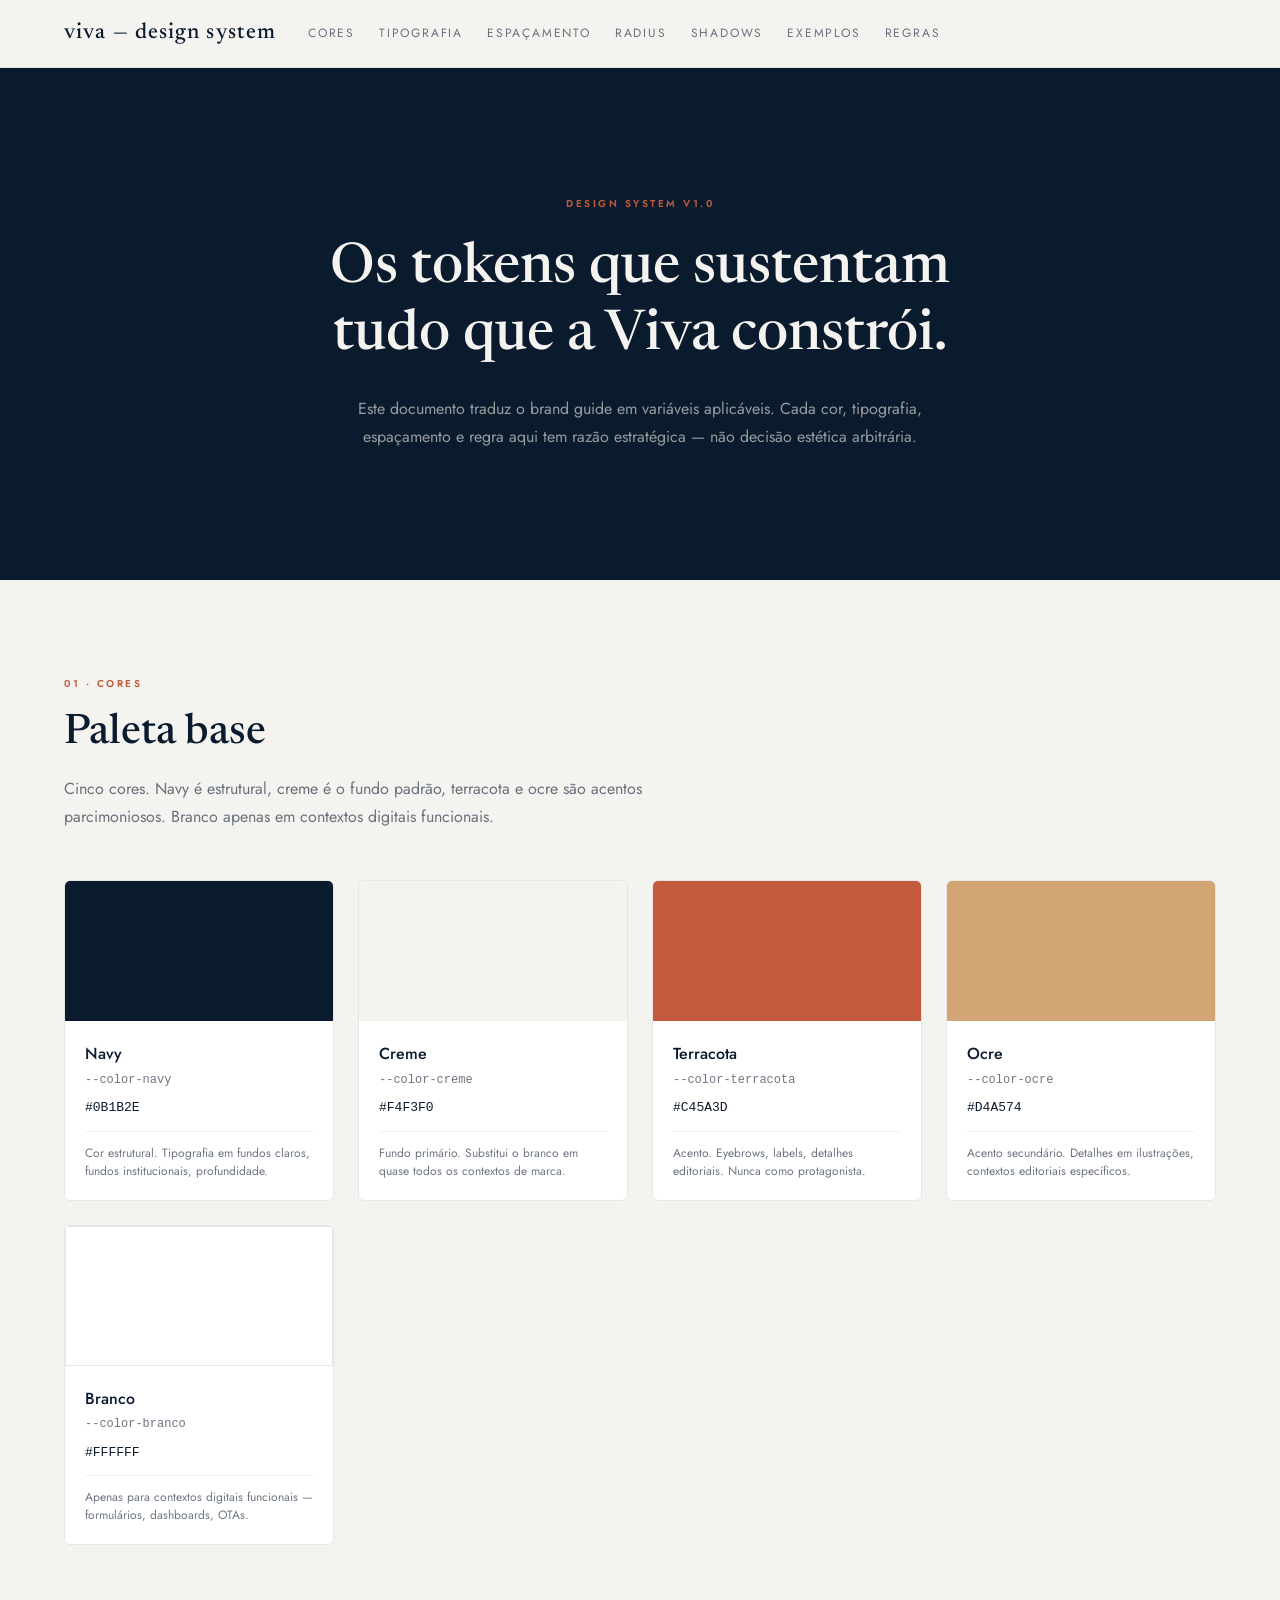
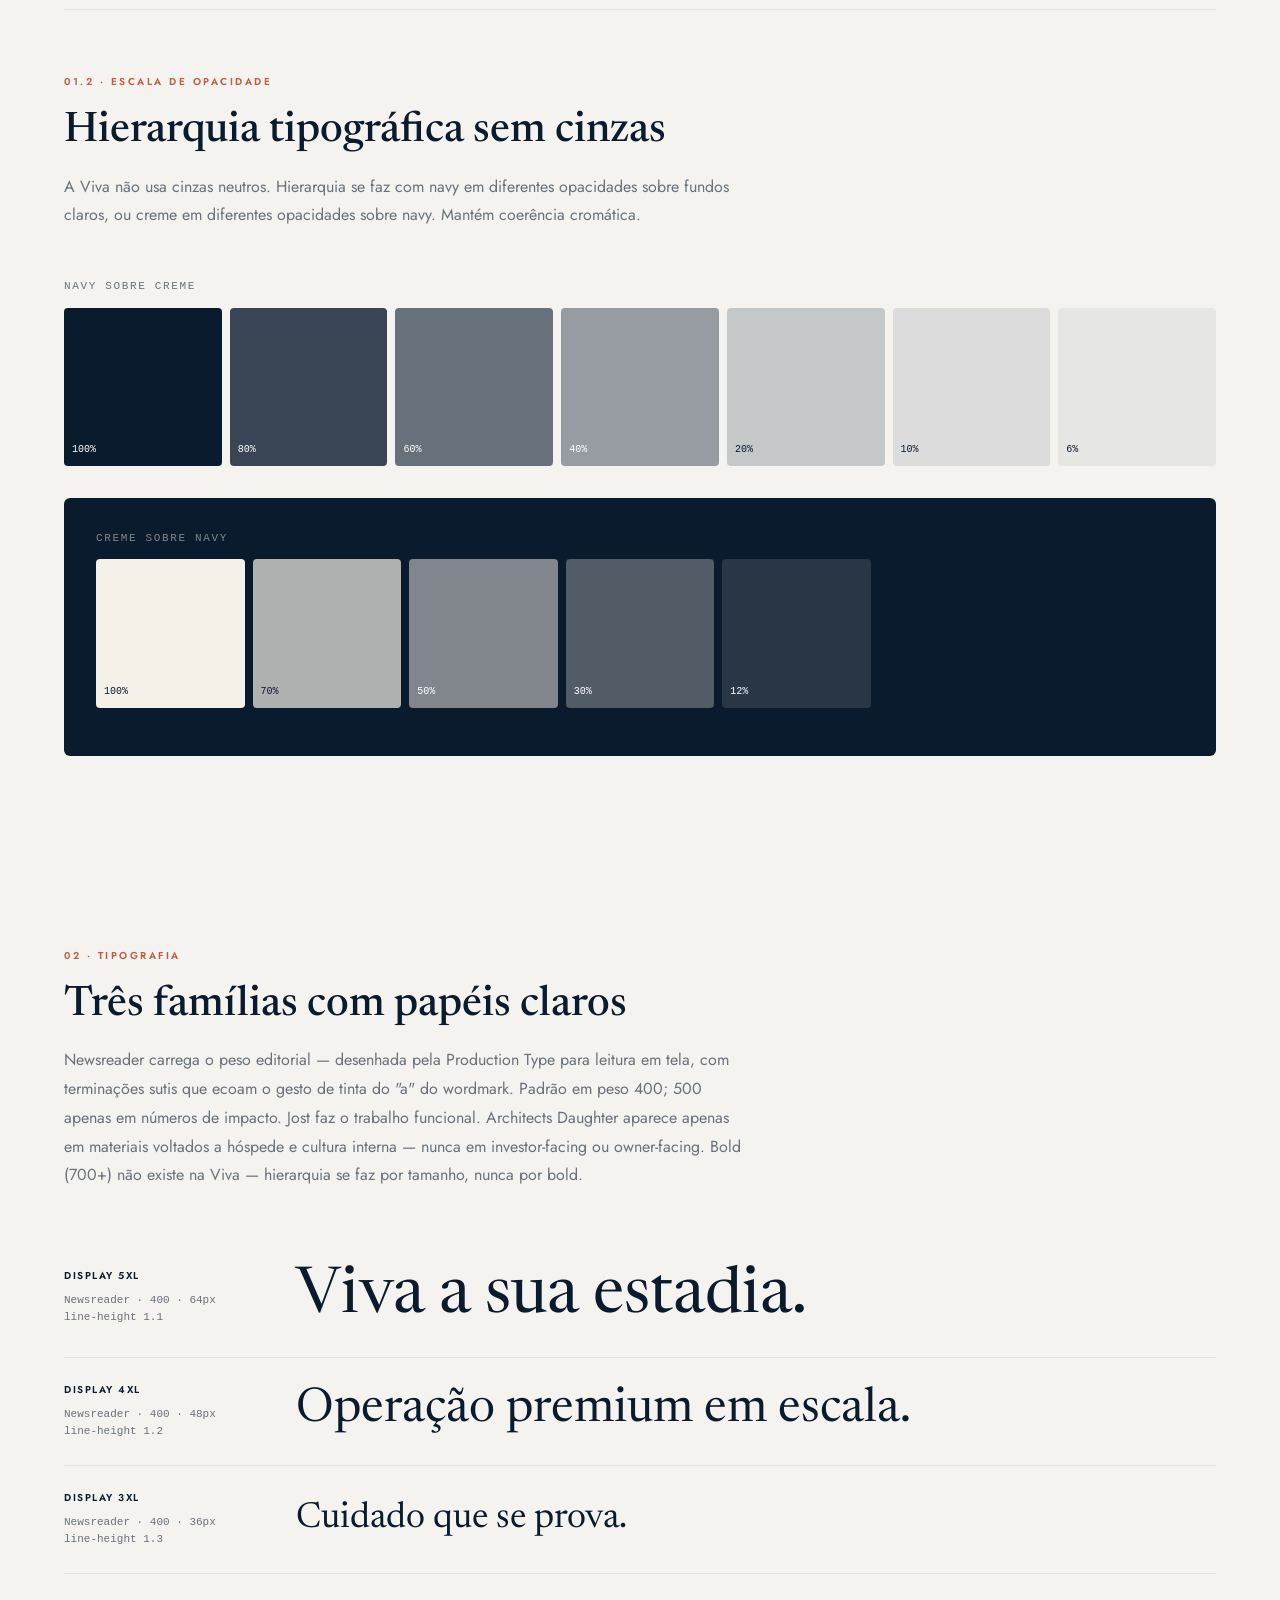
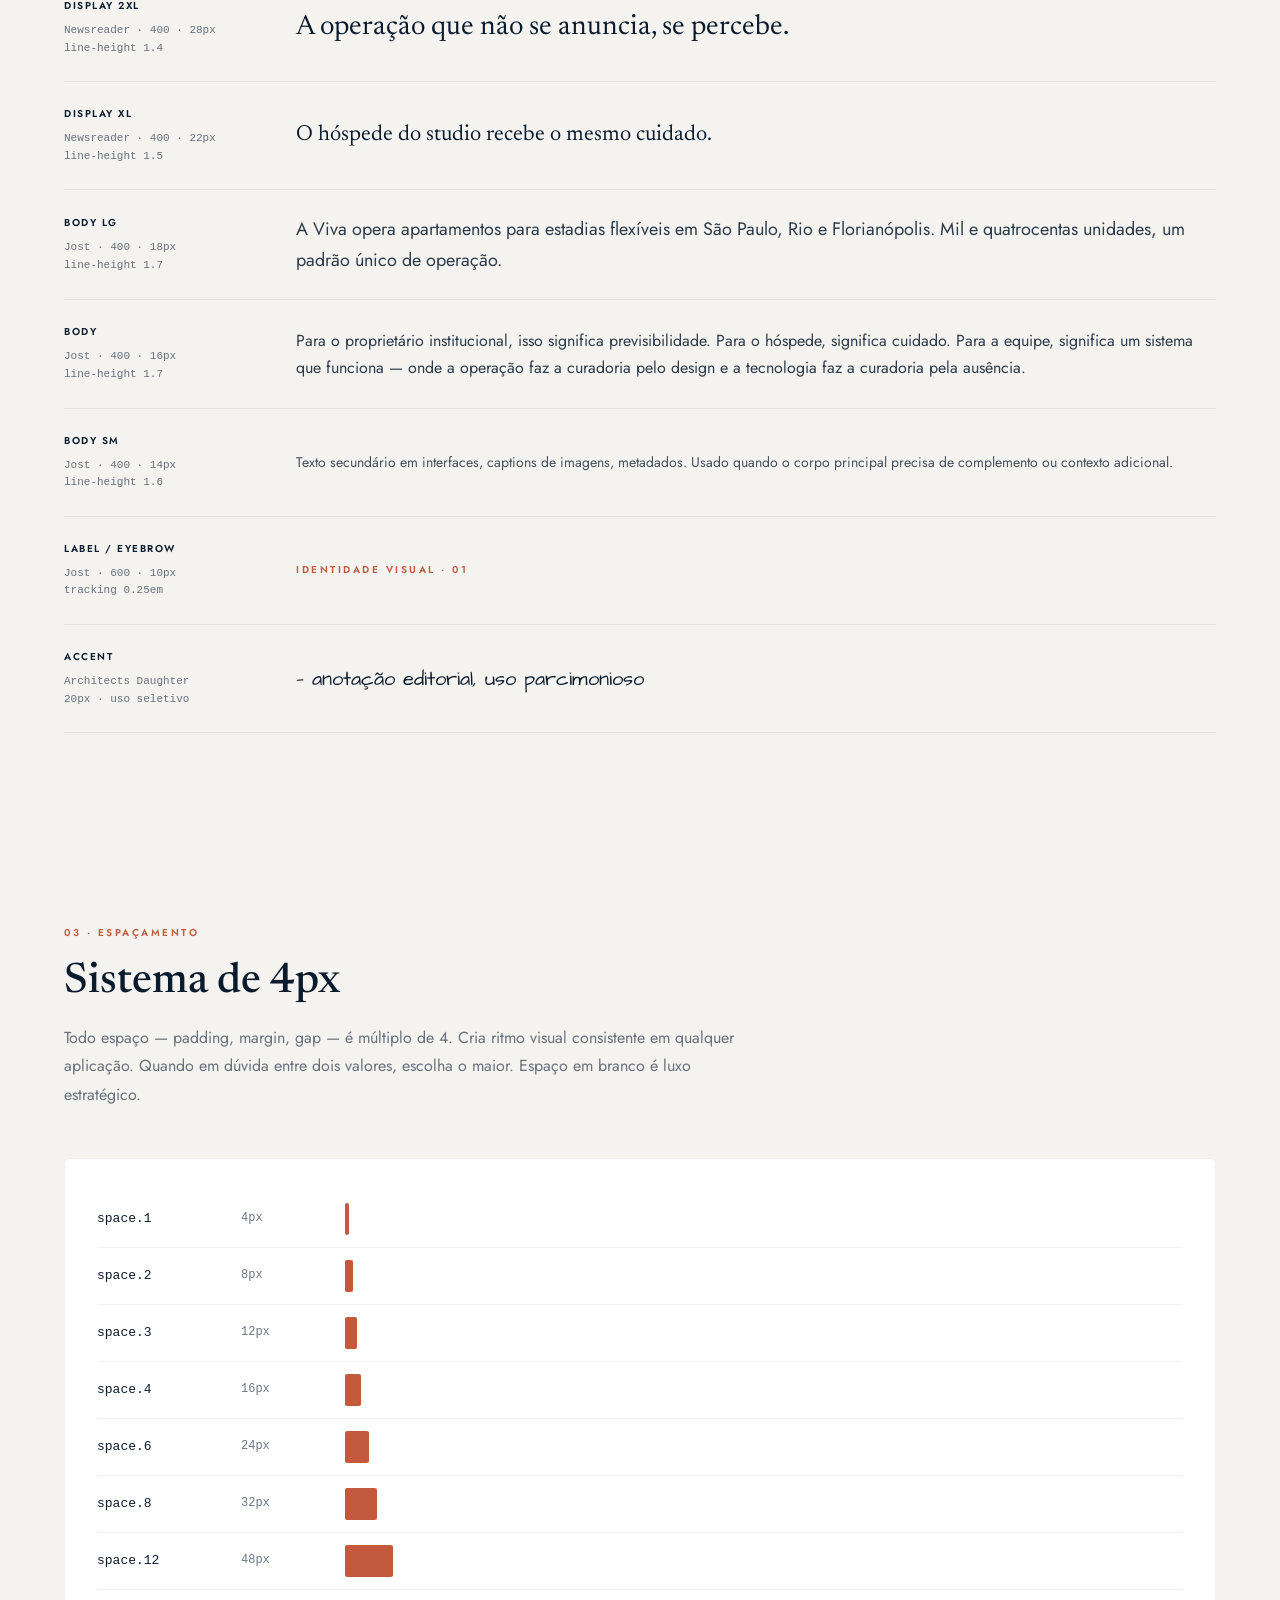
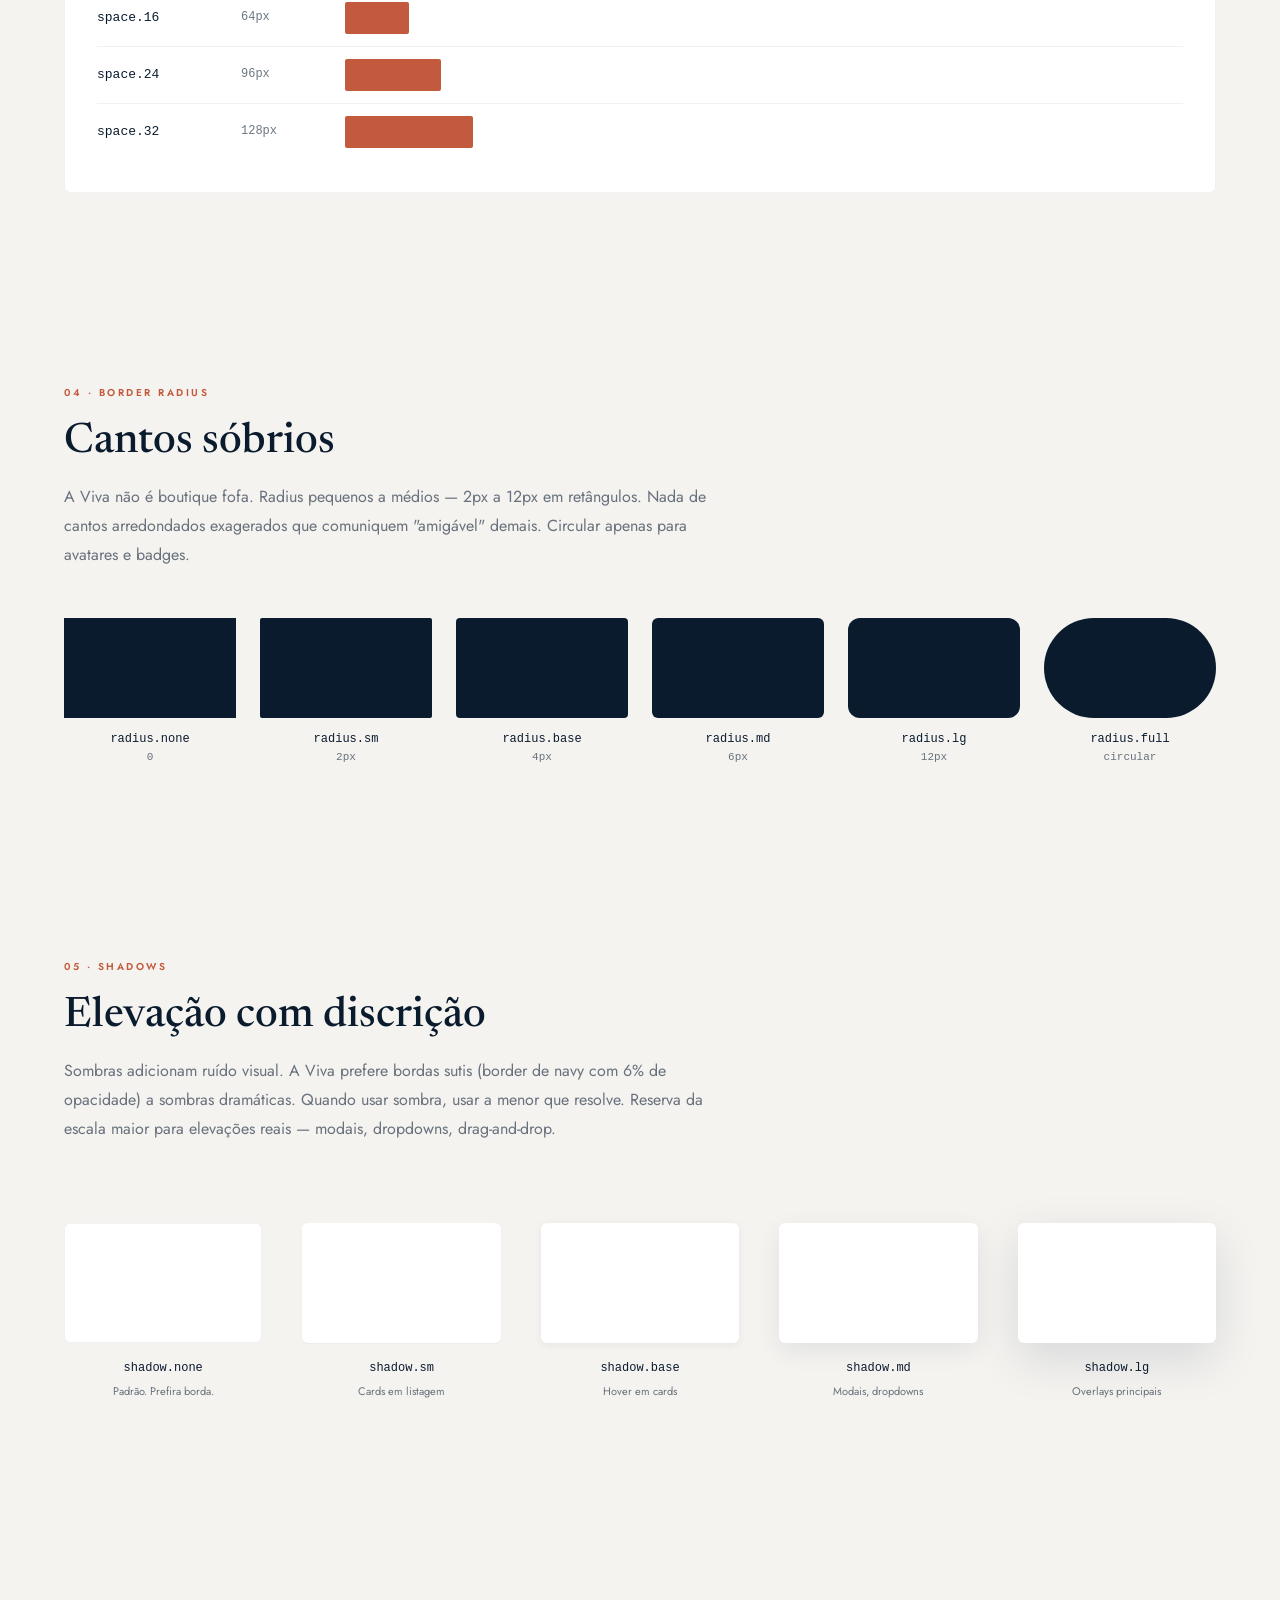
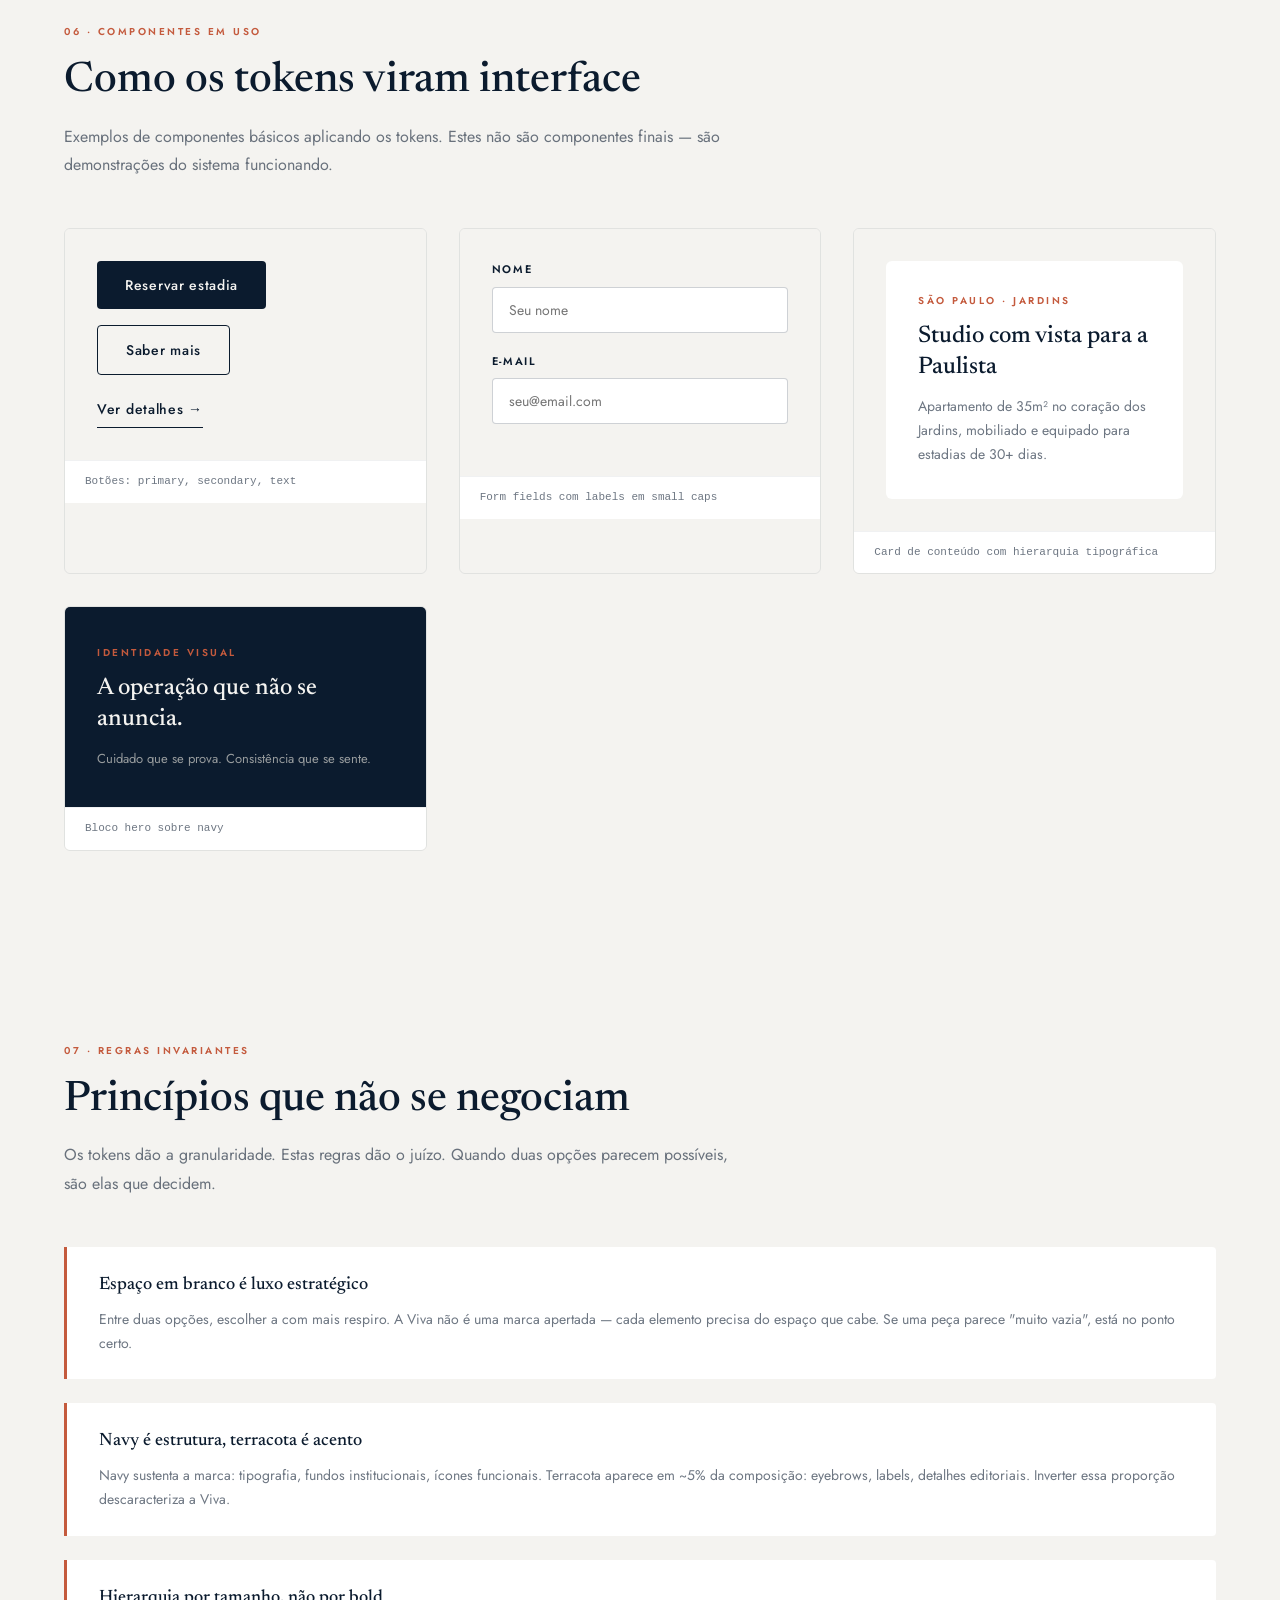
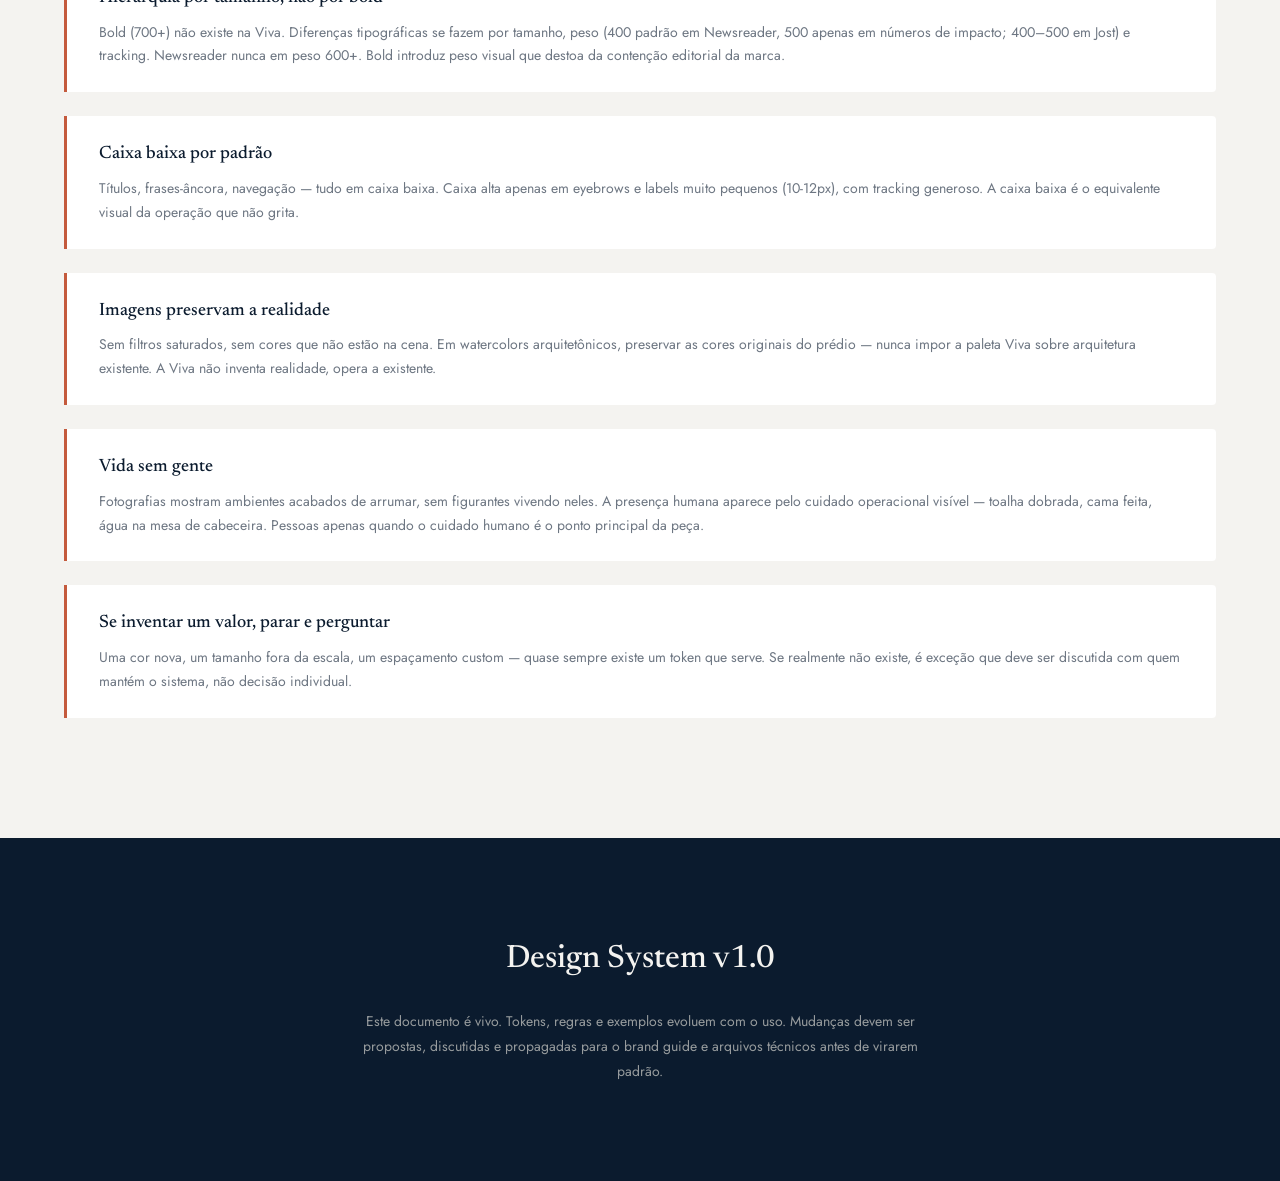
<file: design-system.html>
<!DOCTYPE html>
<html lang="pt-BR">
<head>
<meta charset="UTF-8">
<meta name="viewport" content="width=device-width, initial-scale=1.0">
<title>Viva — Design System</title>
<link rel="preconnect" href="https://fonts.googleapis.com">
<link rel="preconnect" href="https://fonts.gstatic.com" crossorigin>
<link href="https://fonts.googleapis.com/css2?family=Newsreader:opsz,wght@6..72,400;6..72,500&family=Jost:wght@300;400;500;600&family=Architects+Daughter&display=swap" rel="stylesheet">
<style>
:root {
  --navy: #0B1B2E;
  --creme: #F4F3F0;
  --terra: #C45A3D;
  --ocre: #D4A574;
  --white: #FFFFFF;
  --gray: rgba(11,27,46,0.6);
}

* { margin: 0; padding: 0; box-sizing: border-box; }

body {
  font-family: 'Jost', sans-serif;
  background: var(--creme);
  color: var(--navy);
  line-height: 1.6;
}

/* ==================== NAV ==================== */
.nav {
  position: sticky;
  top: 0;
  background: var(--creme);
  border-bottom: 1px solid rgba(11,27,46,0.08);
  padding: 16px 64px;
  z-index: 100;
  display: flex;
  gap: 32px;
  align-items: center;
  flex-wrap: wrap;
}
.nav-brand {
  font-family: 'Newsreader', serif;
  font-size: 22px;
  font-weight: 500;
  letter-spacing: 0.05em;
}
.nav-links {
  display: flex;
  gap: 24px;
  font-size: 12px;
  text-transform: uppercase;
  letter-spacing: 0.15em;
}
.nav-links a {
  color: var(--gray);
  text-decoration: none;
  transition: color 200ms;
}
.nav-links a:hover { color: var(--terra); }

/* ==================== HERO ==================== */
.hero {
  background: var(--navy);
  padding: 128px 64px;
  text-align: center;
}
.hero-eyebrow {
  font-size: 10px;
  text-transform: uppercase;
  letter-spacing: 0.25em;
  color: var(--terra);
  margin-bottom: 24px;
  font-weight: 600;
}
.hero-title {
  font-family: 'Newsreader', serif;
  font-weight: 500;
  font-size: 56px;
  color: var(--creme);
  line-height: 1.2;
  max-width: 700px;
  margin: 0 auto 24px;
}
.hero-sub {
  font-size: 16px;
  color: rgba(245,241,232,0.6);
  max-width: 600px;
  margin: 0 auto;
  line-height: 1.8;
}

/* ==================== SECTION ==================== */
.section {
  padding: 96px 64px;
  max-width: 1400px;
  margin: 0 auto;
}
.section-label {
  font-size: 10px;
  text-transform: uppercase;
  letter-spacing: 0.25em;
  color: var(--terra);
  font-weight: 600;
  margin-bottom: 16px;
}
.section-title {
  font-family: 'Newsreader', serif;
  font-weight: 500;
  font-size: 42px;
  line-height: 1.2;
  margin-bottom: 16px;
}
.section-text {
  font-size: 16px;
  color: var(--gray);
  line-height: 1.8;
  max-width: 680px;
  margin-bottom: 48px;
}
.divider {
  border-top: 1px solid rgba(11,27,46,0.08);
  margin: 64px 0;
}

/* ==================== COLOR SWATCHES ==================== */
.color-grid {
  display: grid;
  grid-template-columns: repeat(auto-fit, minmax(220px, 1fr));
  gap: 24px;
  margin-bottom: 48px;
}
.color-card {
  border-radius: 6px;
  overflow: hidden;
  border: 1px solid rgba(11,27,46,0.06);
}
.color-swatch {
  height: 140px;
  position: relative;
}
.color-info {
  padding: 20px;
  background: var(--white);
}
.color-name {
  font-size: 16px;
  font-weight: 500;
  margin-bottom: 4px;
}
.color-token {
  font-family: monospace;
  font-size: 12px;
  color: var(--gray);
  margin-bottom: 8px;
}
.color-hex {
  font-family: monospace;
  font-size: 13px;
  color: var(--navy);
}
.color-usage {
  font-size: 12px;
  color: var(--gray);
  margin-top: 12px;
  line-height: 1.5;
  padding-top: 12px;
  border-top: 1px solid rgba(11,27,46,0.06);
}

/* ==================== OPACITY SCALE ==================== */
.opacity-scale {
  display: grid;
  grid-template-columns: repeat(7, 1fr);
  gap: 8px;
  margin-bottom: 16px;
}
.opacity-block {
  aspect-ratio: 1;
  border-radius: 4px;
  position: relative;
  display: flex;
  align-items: flex-end;
  padding: 8px;
}
.opacity-label {
  font-family: monospace;
  font-size: 10px;
  color: var(--white);
}
.opacity-block.light .opacity-label { color: var(--navy); }

/* ==================== TYPOGRAPHY SAMPLES ==================== */
.type-row {
  display: grid;
  grid-template-columns: 200px 1fr;
  gap: 32px;
  padding: 24px 0;
  border-bottom: 1px solid rgba(11,27,46,0.08);
  align-items: center;
}
.type-meta {
  font-family: monospace;
  font-size: 11px;
  color: var(--gray);
  line-height: 1.6;
}
.type-meta strong {
  font-family: 'Jost', sans-serif;
  font-weight: 600;
  color: var(--navy);
  text-transform: uppercase;
  letter-spacing: 0.15em;
  font-size: 10px;
  display: block;
  margin-bottom: 8px;
}
.type-sample-display-xxl { font-family: 'Newsreader', serif; font-weight: 400; font-size: 64px; line-height: 1.1; }
.type-sample-display-xl { font-family: 'Newsreader', serif; font-weight: 400; font-size: 48px; line-height: 1.2; }
.type-sample-display-lg { font-family: 'Newsreader', serif; font-weight: 400; font-size: 36px; line-height: 1.3; }
.type-sample-display-md { font-family: 'Newsreader', serif; font-weight: 400; font-size: 28px; line-height: 1.4; }
.type-sample-display-sm { font-family: 'Newsreader', serif; font-weight: 400; font-size: 22px; line-height: 1.5; }
.type-sample-body-lg { font-family: 'Jost', sans-serif; font-weight: 400; font-size: 18px; line-height: 1.7; color: rgba(11,27,46,0.85); }
.type-sample-body { font-family: 'Jost', sans-serif; font-weight: 400; font-size: 16px; line-height: 1.7; color: rgba(11,27,46,0.85); }
.type-sample-body-sm { font-family: 'Jost', sans-serif; font-weight: 400; font-size: 14px; line-height: 1.6; color: rgba(11,27,46,0.75); }
.type-sample-label { font-family: 'Jost', sans-serif; font-weight: 600; font-size: 10px; text-transform: uppercase; letter-spacing: 0.25em; color: var(--terra); }
.type-sample-accent { font-family: 'Architects Daughter', cursive; font-weight: 400; font-size: 20px; color: var(--navy); }

/* ==================== SPACING SCALE ==================== */
.spacing-row {
  display: grid;
  grid-template-columns: 120px 80px 1fr;
  gap: 24px;
  padding: 12px 0;
  align-items: center;
  border-bottom: 1px solid rgba(11,27,46,0.06);
}
.spacing-token {
  font-family: monospace;
  font-size: 13px;
  color: var(--navy);
  font-weight: 500;
}
.spacing-value {
  font-family: monospace;
  font-size: 12px;
  color: var(--gray);
}
.spacing-bar {
  height: 32px;
  background: var(--terra);
  border-radius: 2px;
}

/* ==================== RADIUS SAMPLES ==================== */
.radius-grid {
  display: grid;
  grid-template-columns: repeat(auto-fit, minmax(140px, 1fr));
  gap: 24px;
}
.radius-card {
  text-align: center;
}
.radius-sample {
  background: var(--navy);
  height: 100px;
  margin-bottom: 12px;
}
.radius-token {
  font-family: monospace;
  font-size: 12px;
  color: var(--navy);
  font-weight: 500;
}
.radius-value {
  font-family: monospace;
  font-size: 11px;
  color: var(--gray);
}

/* ==================== SHADOWS ==================== */
.shadow-grid {
  display: grid;
  grid-template-columns: repeat(auto-fit, minmax(180px, 1fr));
  gap: 40px;
  padding: 32px 0;
}
.shadow-card {
  text-align: center;
}
.shadow-sample {
  background: var(--white);
  height: 120px;
  border-radius: 6px;
  margin-bottom: 16px;
}
.shadow-token {
  font-family: monospace;
  font-size: 12px;
  color: var(--navy);
  font-weight: 500;
  margin-bottom: 4px;
}
.shadow-usage {
  font-size: 11px;
  color: var(--gray);
}

/* ==================== EXAMPLES ==================== */
.examples-grid {
  display: grid;
  grid-template-columns: repeat(auto-fit, minmax(320px, 1fr));
  gap: 32px;
}
.example-card {
  border: 1px solid rgba(11,27,46,0.08);
  border-radius: 6px;
  overflow: hidden;
}
.example-content {
  padding: 32px;
  min-height: 200px;
  background: var(--creme);
}
.example-label {
  padding: 12px 20px;
  background: var(--white);
  border-top: 1px solid rgba(11,27,46,0.06);
  font-size: 11px;
  color: var(--gray);
  font-family: monospace;
}

.example-card.example-button-card .example-content {
  display: flex;
  flex-direction: column;
  gap: 16px;
  align-items: flex-start;
  justify-content: center;
}
.btn-primary {
  background: var(--navy);
  color: var(--creme);
  padding: 14px 28px;
  border: none;
  border-radius: 4px;
  font-family: 'Jost', sans-serif;
  font-weight: 500;
  font-size: 14px;
  letter-spacing: 0.05em;
  cursor: pointer;
  transition: all 250ms;
}
.btn-primary:hover { background: rgba(11,27,46,0.85); }
.btn-secondary {
  background: transparent;
  color: var(--navy);
  padding: 14px 28px;
  border: 1px solid var(--navy);
  border-radius: 4px;
  font-family: 'Jost', sans-serif;
  font-weight: 500;
  font-size: 14px;
  letter-spacing: 0.05em;
  cursor: pointer;
  transition: all 250ms;
}
.btn-secondary:hover { background: var(--navy); color: var(--creme); }
.btn-text {
  background: transparent;
  color: var(--navy);
  padding: 8px 0;
  border: none;
  border-bottom: 1px solid var(--navy);
  border-radius: 0;
  font-family: 'Jost', sans-serif;
  font-weight: 500;
  font-size: 14px;
  letter-spacing: 0.05em;
  cursor: pointer;
}

.example-form .form-group {
  margin-bottom: 20px;
}
.form-label {
  display: block;
  font-size: 11px;
  text-transform: uppercase;
  letter-spacing: 0.15em;
  color: var(--navy);
  font-weight: 600;
  margin-bottom: 8px;
}
.form-input {
  width: 100%;
  padding: 12px 16px;
  border: 1px solid rgba(11,27,46,0.2);
  border-radius: 4px;
  font-family: 'Jost', sans-serif;
  font-size: 14px;
  background: var(--white);
  color: var(--navy);
}
.form-input:focus {
  outline: none;
  border-color: var(--navy);
}

.example-content-card {
  padding: 32px;
  background: var(--white);
  border-radius: 6px;
}
.example-content-card .eyebrow {
  font-size: 10px;
  text-transform: uppercase;
  letter-spacing: 0.25em;
  color: var(--terra);
  font-weight: 600;
  margin-bottom: 12px;
}
.example-content-card .title {
  font-family: 'Newsreader', serif;
  font-size: 24px;
  font-weight: 500;
  line-height: 1.3;
  margin-bottom: 12px;
}
.example-content-card .text {
  font-size: 14px;
  color: var(--gray);
  line-height: 1.7;
}

/* ==================== USAGE RULES ==================== */
.rule-card {
  background: var(--white);
  border-left: 3px solid var(--terra);
  padding: 24px 32px;
  margin-bottom: 24px;
  border-radius: 0 4px 4px 0;
}
.rule-title {
  font-family: 'Newsreader', serif;
  font-weight: 500;
  font-size: 18px;
  margin-bottom: 8px;
}
.rule-text {
  font-size: 14px;
  color: var(--gray);
  line-height: 1.7;
}

/* ==================== FOOTER ==================== */
.footer {
  background: var(--navy);
  color: var(--creme);
  padding: 96px 64px;
  text-align: center;
}
.footer-title {
  font-family: 'Newsreader', serif;
  font-size: 32px;
  font-weight: 500;
  margin-bottom: 24px;
}
.footer-text {
  font-size: 14px;
  color: rgba(245,241,232,0.6);
  max-width: 600px;
  margin: 0 auto;
  line-height: 1.8;
}

@media (max-width: 768px) {
  .nav { padding: 16px 24px; gap: 16px; }
  .nav-links { display: none; }
  .hero { padding: 80px 24px; }
  .hero-title { font-size: 36px; }
  .section { padding: 64px 24px; }
  .section-title { font-size: 32px; }
  .type-row { grid-template-columns: 1fr; gap: 16px; }
  .type-sample-display-xxl { font-size: 40px; }
  .type-sample-display-xl { font-size: 32px; }
  .type-sample-display-lg { font-size: 28px; }
  .spacing-row { grid-template-columns: 80px 60px 1fr; gap: 12px; }
  .footer { padding: 64px 24px; }
}
</style>
</head>
<body>

<!-- ==================== NAV ==================== -->
<nav class="nav">
  <div class="nav-brand">viva — design system</div>
  <div class="nav-links">
    <a href="#cores">Cores</a>
    <a href="#tipografia">Tipografia</a>
    <a href="#espacamento">Espaçamento</a>
    <a href="#radius">Radius</a>
    <a href="#shadows">Shadows</a>
    <a href="#exemplos">Exemplos</a>
    <a href="#regras">Regras</a>
  </div>
</nav>

<!-- ==================== HERO ==================== -->
<section class="hero">
  <div class="hero-eyebrow">Design System v1.0</div>
  <h1 class="hero-title">Os tokens que sustentam tudo que a Viva constrói.</h1>
  <p class="hero-sub">Este documento traduz o brand guide em variáveis aplicáveis. Cada cor, tipografia, espaçamento e regra aqui tem razão estratégica — não decisão estética arbitrária.</p>
</section>

<!-- ==================== CORES ==================== -->
<section class="section" id="cores">
  <div class="section-label">01 · Cores</div>
  <h2 class="section-title">Paleta base</h2>
  <p class="section-text">Cinco cores. Navy é estrutural, creme é o fundo padrão, terracota e ocre são acentos parcimoniosos. Branco apenas em contextos digitais funcionais.</p>

  <div class="color-grid">
    <div class="color-card">
      <div class="color-swatch" style="background: #0B1B2E;"></div>
      <div class="color-info">
        <div class="color-name">Navy</div>
        <div class="color-token">--color-navy</div>
        <div class="color-hex">#0B1B2E</div>
        <div class="color-usage">Cor estrutural. Tipografia em fundos claros, fundos institucionais, profundidade.</div>
      </div>
    </div>
    <div class="color-card">
      <div class="color-swatch" style="background: #F4F3F0;"></div>
      <div class="color-info">
        <div class="color-name">Creme</div>
        <div class="color-token">--color-creme</div>
        <div class="color-hex">#F4F3F0</div>
        <div class="color-usage">Fundo primário. Substitui o branco em quase todos os contextos de marca.</div>
      </div>
    </div>
    <div class="color-card">
      <div class="color-swatch" style="background: #C45A3D;"></div>
      <div class="color-info">
        <div class="color-name">Terracota</div>
        <div class="color-token">--color-terracota</div>
        <div class="color-hex">#C45A3D</div>
        <div class="color-usage">Acento. Eyebrows, labels, detalhes editoriais. Nunca como protagonista.</div>
      </div>
    </div>
    <div class="color-card">
      <div class="color-swatch" style="background: #D4A574;"></div>
      <div class="color-info">
        <div class="color-name">Ocre</div>
        <div class="color-token">--color-ocre</div>
        <div class="color-hex">#D4A574</div>
        <div class="color-usage">Acento secundário. Detalhes em ilustrações, contextos editoriais específicos.</div>
      </div>
    </div>
    <div class="color-card">
      <div class="color-swatch" style="background: #FFFFFF; border: 1px solid rgba(11,27,46,0.1);"></div>
      <div class="color-info">
        <div class="color-name">Branco</div>
        <div class="color-token">--color-branco</div>
        <div class="color-hex">#FFFFFF</div>
        <div class="color-usage">Apenas para contextos digitais funcionais — formulários, dashboards, OTAs.</div>
      </div>
    </div>
  </div>

  <div class="divider"></div>

  <div class="section-label">01.2 · Escala de opacidade</div>
  <h2 class="section-title">Hierarquia tipográfica sem cinzas</h2>
  <p class="section-text">A Viva não usa cinzas neutros. Hierarquia se faz com navy em diferentes opacidades sobre fundos claros, ou creme em diferentes opacidades sobre navy. Mantém coerência cromática.</p>

  <div style="margin-bottom: 32px;">
    <div style="font-family: monospace; font-size: 11px; text-transform: uppercase; letter-spacing: 0.15em; color: var(--gray); margin-bottom: 12px;">Navy sobre creme</div>
    <div class="opacity-scale">
      <div class="opacity-block" style="background: rgba(11,27,46,1.0);"><span class="opacity-label">100%</span></div>
      <div class="opacity-block" style="background: rgba(11,27,46,0.8);"><span class="opacity-label">80%</span></div>
      <div class="opacity-block" style="background: rgba(11,27,46,0.6);"><span class="opacity-label">60%</span></div>
      <div class="opacity-block" style="background: rgba(11,27,46,0.4);"><span class="opacity-label">40%</span></div>
      <div class="opacity-block light" style="background: rgba(11,27,46,0.2);"><span class="opacity-label">20%</span></div>
      <div class="opacity-block light" style="background: rgba(11,27,46,0.1);"><span class="opacity-label">10%</span></div>
      <div class="opacity-block light" style="background: rgba(11,27,46,0.06);"><span class="opacity-label">6%</span></div>
    </div>
  </div>

  <div style="background: var(--navy); padding: 32px; border-radius: 6px;">
    <div style="font-family: monospace; font-size: 11px; text-transform: uppercase; letter-spacing: 0.15em; color: rgba(245,241,232,0.5); margin-bottom: 12px;">Creme sobre navy</div>
    <div class="opacity-scale">
      <div class="opacity-block light" style="background: rgba(245,241,232,1.0);"><span class="opacity-label">100%</span></div>
      <div class="opacity-block light" style="background: rgba(245,241,232,0.7);"><span class="opacity-label">70%</span></div>
      <div class="opacity-block" style="background: rgba(245,241,232,0.5);"><span class="opacity-label">50%</span></div>
      <div class="opacity-block" style="background: rgba(245,241,232,0.3);"><span class="opacity-label">30%</span></div>
      <div class="opacity-block" style="background: rgba(245,241,232,0.12);"><span class="opacity-label">12%</span></div>
    </div>
  </div>
</section>

<!-- ==================== TIPOGRAFIA ==================== -->
<section class="section" id="tipografia">
  <div class="section-label">02 · Tipografia</div>
  <h2 class="section-title">Três famílias com papéis claros</h2>
  <p class="section-text">Newsreader carrega o peso editorial — desenhada pela Production Type para leitura em tela, com terminações sutis que ecoam o gesto de tinta do "a" do wordmark. Padrão em peso 400; 500 apenas em números de impacto. Jost faz o trabalho funcional. Architects Daughter aparece apenas em materiais voltados a hóspede e cultura interna — nunca em investor-facing ou owner-facing. Bold (700+) não existe na Viva — hierarquia se faz por tamanho, nunca por bold.</p>

  <div class="type-row">
    <div class="type-meta">
      <strong>Display 5XL</strong>
      Newsreader · 400 · 64px<br>line-height 1.1
    </div>
    <div class="type-sample-display-xxl">Viva a sua estadia.</div>
  </div>

  <div class="type-row">
    <div class="type-meta">
      <strong>Display 4XL</strong>
      Newsreader · 400 · 48px<br>line-height 1.2
    </div>
    <div class="type-sample-display-xl">Operação premium em escala.</div>
  </div>

  <div class="type-row">
    <div class="type-meta">
      <strong>Display 3XL</strong>
      Newsreader · 400 · 36px<br>line-height 1.3
    </div>
    <div class="type-sample-display-lg">Cuidado que se prova.</div>
  </div>

  <div class="type-row">
    <div class="type-meta">
      <strong>Display 2XL</strong>
      Newsreader · 400 · 28px<br>line-height 1.4
    </div>
    <div class="type-sample-display-md">A operação que não se anuncia, se percebe.</div>
  </div>

  <div class="type-row">
    <div class="type-meta">
      <strong>Display XL</strong>
      Newsreader · 400 · 22px<br>line-height 1.5
    </div>
    <div class="type-sample-display-sm">O hóspede do studio recebe o mesmo cuidado.</div>
  </div>

  <div class="type-row">
    <div class="type-meta">
      <strong>Body LG</strong>
      Jost · 400 · 18px<br>line-height 1.7
    </div>
    <div class="type-sample-body-lg">A Viva opera apartamentos para estadias flexíveis em São Paulo, Rio e Florianópolis. Mil e quatrocentas unidades, um padrão único de operação.</div>
  </div>

  <div class="type-row">
    <div class="type-meta">
      <strong>Body</strong>
      Jost · 400 · 16px<br>line-height 1.7
    </div>
    <div class="type-sample-body">Para o proprietário institucional, isso significa previsibilidade. Para o hóspede, significa cuidado. Para a equipe, significa um sistema que funciona — onde a operação faz a curadoria pelo design e a tecnologia faz a curadoria pela ausência.</div>
  </div>

  <div class="type-row">
    <div class="type-meta">
      <strong>Body SM</strong>
      Jost · 400 · 14px<br>line-height 1.6
    </div>
    <div class="type-sample-body-sm">Texto secundário em interfaces, captions de imagens, metadados. Usado quando o corpo principal precisa de complemento ou contexto adicional.</div>
  </div>

  <div class="type-row">
    <div class="type-meta">
      <strong>Label / Eyebrow</strong>
      Jost · 600 · 10px<br>tracking 0.25em
    </div>
    <div class="type-sample-label">Identidade Visual · 01</div>
  </div>

  <div class="type-row">
    <div class="type-meta">
      <strong>Accent</strong>
      Architects Daughter<br>20px · uso seletivo
    </div>
    <div class="type-sample-accent">— anotação editorial, uso parcimonioso</div>
  </div>
</section>

<!-- ==================== ESPAÇAMENTO ==================== -->
<section class="section" id="espacamento">
  <div class="section-label">03 · Espaçamento</div>
  <h2 class="section-title">Sistema de 4px</h2>
  <p class="section-text">Todo espaço — padding, margin, gap — é múltiplo de 4. Cria ritmo visual consistente em qualquer aplicação. Quando em dúvida entre dois valores, escolha o maior. Espaço em branco é luxo estratégico.</p>

  <div style="background: var(--white); padding: 32px; border-radius: 6px; border: 1px solid rgba(11,27,46,0.06);">
    <div class="spacing-row">
      <div class="spacing-token">space.1</div>
      <div class="spacing-value">4px</div>
      <div class="spacing-bar" style="width: 4px;"></div>
    </div>
    <div class="spacing-row">
      <div class="spacing-token">space.2</div>
      <div class="spacing-value">8px</div>
      <div class="spacing-bar" style="width: 8px;"></div>
    </div>
    <div class="spacing-row">
      <div class="spacing-token">space.3</div>
      <div class="spacing-value">12px</div>
      <div class="spacing-bar" style="width: 12px;"></div>
    </div>
    <div class="spacing-row">
      <div class="spacing-token">space.4</div>
      <div class="spacing-value">16px</div>
      <div class="spacing-bar" style="width: 16px;"></div>
    </div>
    <div class="spacing-row">
      <div class="spacing-token">space.6</div>
      <div class="spacing-value">24px</div>
      <div class="spacing-bar" style="width: 24px;"></div>
    </div>
    <div class="spacing-row">
      <div class="spacing-token">space.8</div>
      <div class="spacing-value">32px</div>
      <div class="spacing-bar" style="width: 32px;"></div>
    </div>
    <div class="spacing-row">
      <div class="spacing-token">space.12</div>
      <div class="spacing-value">48px</div>
      <div class="spacing-bar" style="width: 48px;"></div>
    </div>
    <div class="spacing-row">
      <div class="spacing-token">space.16</div>
      <div class="spacing-value">64px</div>
      <div class="spacing-bar" style="width: 64px;"></div>
    </div>
    <div class="spacing-row">
      <div class="spacing-token">space.24</div>
      <div class="spacing-value">96px</div>
      <div class="spacing-bar" style="width: 96px;"></div>
    </div>
    <div class="spacing-row" style="border: none;">
      <div class="spacing-token">space.32</div>
      <div class="spacing-value">128px</div>
      <div class="spacing-bar" style="width: 128px;"></div>
    </div>
  </div>
</section>

<!-- ==================== RADIUS ==================== -->
<section class="section" id="radius">
  <div class="section-label">04 · Border Radius</div>
  <h2 class="section-title">Cantos sóbrios</h2>
  <p class="section-text">A Viva não é boutique fofa. Radius pequenos a médios — 2px a 12px em retângulos. Nada de cantos arredondados exagerados que comuniquem "amigável" demais. Circular apenas para avatares e badges.</p>

  <div class="radius-grid">
    <div class="radius-card">
      <div class="radius-sample" style="border-radius: 0;"></div>
      <div class="radius-token">radius.none</div>
      <div class="radius-value">0</div>
    </div>
    <div class="radius-card">
      <div class="radius-sample" style="border-radius: 2px;"></div>
      <div class="radius-token">radius.sm</div>
      <div class="radius-value">2px</div>
    </div>
    <div class="radius-card">
      <div class="radius-sample" style="border-radius: 4px;"></div>
      <div class="radius-token">radius.base</div>
      <div class="radius-value">4px</div>
    </div>
    <div class="radius-card">
      <div class="radius-sample" style="border-radius: 6px;"></div>
      <div class="radius-token">radius.md</div>
      <div class="radius-value">6px</div>
    </div>
    <div class="radius-card">
      <div class="radius-sample" style="border-radius: 12px;"></div>
      <div class="radius-token">radius.lg</div>
      <div class="radius-value">12px</div>
    </div>
    <div class="radius-card">
      <div class="radius-sample" style="border-radius: 9999px;"></div>
      <div class="radius-token">radius.full</div>
      <div class="radius-value">circular</div>
    </div>
  </div>
</section>

<!-- ==================== SHADOWS ==================== -->
<section class="section" id="shadows">
  <div class="section-label">05 · Shadows</div>
  <h2 class="section-title">Elevação com discrição</h2>
  <p class="section-text">Sombras adicionam ruído visual. A Viva prefere bordas sutis (border de navy com 6% de opacidade) a sombras dramáticas. Quando usar sombra, usar a menor que resolve. Reserva da escala maior para elevações reais — modais, dropdowns, drag-and-drop.</p>

  <div class="shadow-grid">
    <div class="shadow-card">
      <div class="shadow-sample" style="border: 1px solid rgba(11,27,46,0.06);"></div>
      <div class="shadow-token">shadow.none</div>
      <div class="shadow-usage">Padrão. Prefira borda.</div>
    </div>
    <div class="shadow-card">
      <div class="shadow-sample" style="box-shadow: 0 1px 2px rgba(11,27,46,0.04);"></div>
      <div class="shadow-token">shadow.sm</div>
      <div class="shadow-usage">Cards em listagem</div>
    </div>
    <div class="shadow-card">
      <div class="shadow-sample" style="box-shadow: 0 2px 8px rgba(11,27,46,0.06);"></div>
      <div class="shadow-token">shadow.base</div>
      <div class="shadow-usage">Hover em cards</div>
    </div>
    <div class="shadow-card">
      <div class="shadow-sample" style="box-shadow: 0 8px 24px rgba(11,27,46,0.08);"></div>
      <div class="shadow-token">shadow.md</div>
      <div class="shadow-usage">Modais, dropdowns</div>
    </div>
    <div class="shadow-card">
      <div class="shadow-sample" style="box-shadow: 0 16px 48px rgba(11,27,46,0.12);"></div>
      <div class="shadow-token">shadow.lg</div>
      <div class="shadow-usage">Overlays principais</div>
    </div>
  </div>
</section>

<!-- ==================== EXEMPLOS ==================== -->
<section class="section" id="exemplos">
  <div class="section-label">06 · Componentes em uso</div>
  <h2 class="section-title">Como os tokens viram interface</h2>
  <p class="section-text">Exemplos de componentes básicos aplicando os tokens. Estes não são componentes finais — são demonstrações do sistema funcionando.</p>

  <div class="examples-grid">
    <div class="example-card example-button-card">
      <div class="example-content">
        <button class="btn-primary">Reservar estadia</button>
        <button class="btn-secondary">Saber mais</button>
        <button class="btn-text">Ver detalhes →</button>
      </div>
      <div class="example-label">Botões: primary, secondary, text</div>
    </div>

    <div class="example-card">
      <div class="example-content example-form">
        <div class="form-group">
          <label class="form-label">Nome</label>
          <input class="form-input" type="text" placeholder="Seu nome">
        </div>
        <div class="form-group">
          <label class="form-label">E-mail</label>
          <input class="form-input" type="email" placeholder="seu@email.com">
        </div>
      </div>
      <div class="example-label">Form fields com labels em small caps</div>
    </div>

    <div class="example-card">
      <div class="example-content" style="display: flex; align-items: center;">
        <div class="example-content-card" style="width: 100%;">
          <div class="eyebrow">São Paulo · Jardins</div>
          <div class="title">Studio com vista para a Paulista</div>
          <div class="text">Apartamento de 35m² no coração dos Jardins, mobiliado e equipado para estadias de 30+ dias.</div>
        </div>
      </div>
      <div class="example-label">Card de conteúdo com hierarquia tipográfica</div>
    </div>

    <div class="example-card">
      <div class="example-content" style="background: var(--navy); display: flex; align-items: center;">
        <div style="width: 100%;">
          <div style="font-size: 10px; text-transform: uppercase; letter-spacing: 0.25em; color: var(--terra); font-weight: 600; margin-bottom: 12px;">Identidade Visual</div>
          <div style="font-family: 'Newsreader', serif; font-size: 24px; color: var(--creme); line-height: 1.3; margin-bottom: 12px; font-weight: 500;">A operação que não se anuncia.</div>
          <div style="font-size: 13px; color: rgba(245,241,232,0.6); line-height: 1.7;">Cuidado que se prova. Consistência que se sente.</div>
        </div>
      </div>
      <div class="example-label">Bloco hero sobre navy</div>
    </div>
  </div>
</section>

<!-- ==================== REGRAS ==================== -->
<section class="section" id="regras">
  <div class="section-label">07 · Regras invariantes</div>
  <h2 class="section-title">Princípios que não se negociam</h2>
  <p class="section-text">Os tokens dão a granularidade. Estas regras dão o juízo. Quando duas opções parecem possíveis, são elas que decidem.</p>

  <div class="rule-card">
    <div class="rule-title">Espaço em branco é luxo estratégico</div>
    <div class="rule-text">Entre duas opções, escolher a com mais respiro. A Viva não é uma marca apertada — cada elemento precisa do espaço que cabe. Se uma peça parece "muito vazia", está no ponto certo.</div>
  </div>

  <div class="rule-card">
    <div class="rule-title">Navy é estrutura, terracota é acento</div>
    <div class="rule-text">Navy sustenta a marca: tipografia, fundos institucionais, ícones funcionais. Terracota aparece em ~5% da composição: eyebrows, labels, detalhes editoriais. Inverter essa proporção descaracteriza a Viva.</div>
  </div>

  <div class="rule-card">
    <div class="rule-title">Hierarquia por tamanho, não por bold</div>
    <div class="rule-text">Bold (700+) não existe na Viva. Diferenças tipográficas se fazem por tamanho, peso (400 padrão em Newsreader, 500 apenas em números de impacto; 400–500 em Jost) e tracking. Newsreader nunca em peso 600+. Bold introduz peso visual que destoa da contenção editorial da marca.</div>
  </div>

  <div class="rule-card">
    <div class="rule-title">Caixa baixa por padrão</div>
    <div class="rule-text">Títulos, frases-âncora, navegação — tudo em caixa baixa. Caixa alta apenas em eyebrows e labels muito pequenos (10-12px), com tracking generoso. A caixa baixa é o equivalente visual da operação que não grita.</div>
  </div>

  <div class="rule-card">
    <div class="rule-title">Imagens preservam a realidade</div>
    <div class="rule-text">Sem filtros saturados, sem cores que não estão na cena. Em watercolors arquitetônicos, preservar as cores originais do prédio — nunca impor a paleta Viva sobre arquitetura existente. A Viva não inventa realidade, opera a existente.</div>
  </div>

  <div class="rule-card">
    <div class="rule-title">Vida sem gente</div>
    <div class="rule-text">Fotografias mostram ambientes acabados de arrumar, sem figurantes vivendo neles. A presença humana aparece pelo cuidado operacional visível — toalha dobrada, cama feita, água na mesa de cabeceira. Pessoas apenas quando o cuidado humano é o ponto principal da peça.</div>
  </div>

  <div class="rule-card">
    <div class="rule-title">Se inventar um valor, parar e perguntar</div>
    <div class="rule-text">Uma cor nova, um tamanho fora da escala, um espaçamento custom — quase sempre existe um token que serve. Se realmente não existe, é exceção que deve ser discutida com quem mantém o sistema, não decisão individual.</div>
  </div>
</section>

<!-- ==================== FOOTER ==================== -->
<footer class="footer">
  <div class="footer-title">Design System v1.0</div>
  <div class="footer-text">Este documento é vivo. Tokens, regras e exemplos evoluem com o uso. Mudanças devem ser propostas, discutidas e propagadas para o brand guide e arquivos técnicos antes de virarem padrão.</div>
</footer>

</body>
</html>
</file>
